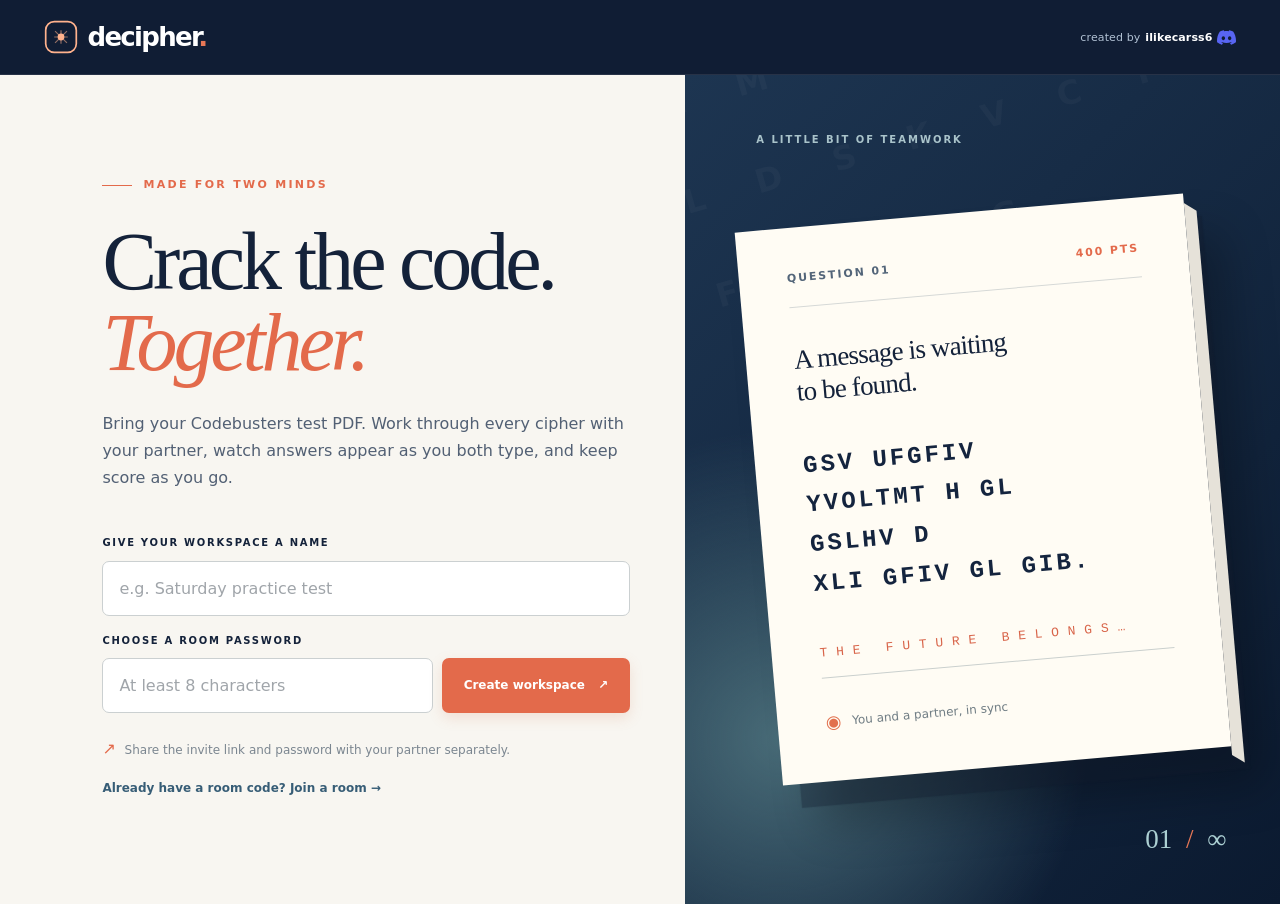
<file: decipher-codebusters/docs/index.html>
<!doctype html>
<html lang="en">
<head>
  <meta charset="utf-8">
  <meta name="viewport" content="width=device-width, initial-scale=1">
  <meta name="theme-color" content="#111e36">
  <meta name="description" content="A shared workspace for solving Codebusters tests together.">
  <title>Decipher · Codebusters together</title>
  <link rel="stylesheet" href="./style.css">
  <script defer src="./config.js"></script>
  <script defer src="./app.js"></script>
</head>
<body>
  <div class="app-shell">
    <header class="topbar">
      <a class="brand" href="./" aria-label="Decipher home">
        <span class="brand-mark" aria-hidden="true"><svg viewBox="0 0 40 40" fill="none"><rect x="2" y="2" width="36" height="36" rx="10" stroke="currentColor" stroke-width="2"/><path d="M12 20h16M20 12v16M13 13l14 14M27 13 13 27" stroke="currentColor" stroke-width="1.4" opacity=".55"/><circle cx="20" cy="20" r="4" fill="currentColor"/></svg></span>
        <span>decipher<span class="brand-period">.</span></span>
      </a>
      <div class="topbar-right">
        <span class="creator-credit">created by <strong>ilikecarss6</strong><svg viewBox="0 0 24 24" role="img" aria-label="Discord" xmlns="http://www.w3.org/2000/svg"><title>Discord</title><path d="M20.317 4.3698a19.7913 19.7913 0 00-4.8851-1.5152.0741.0741 0 00-.0785.0371c-.211.3753-.4447.8648-.6083 1.2495-1.8447-.2762-3.68-.2762-5.4868 0-.1636-.3933-.4058-.8742-.6177-1.2495a.077.077 0 00-.0785-.037 19.7363 19.7363 0 00-4.8852 1.515.0699.0699 0 00-.0321.0277C.5334 9.0458-.319 13.5799.0992 18.0578a.0824.0824 0 00.0312.0561c2.0528 1.5076 4.0413 2.4228 5.9929 3.0294a.0777.0777 0 00.0842-.0276c.4616-.6304.8731-1.2952 1.226-1.9942a.076.076 0 00-.0416-.1057c-.6528-.2476-1.2743-.5495-1.8722-.8923a.077.077 0 01-.0076-.1277c.1258-.0943.2517-.1923.3718-.2914a.0743.0743 0 01.0776-.0105c3.9278 1.7933 8.18 1.7933 12.0614 0a.0739.0739 0 01.0785.0095c.1202.099.246.1981.3728.2924a.077.077 0 01-.0066.1276 12.2986 12.2986 0 01-1.873.8914.0766.0766 0 00-.0407.1067c.3604.698.7719 1.3628 1.225 1.9932a.076.076 0 00.0842.0286c1.961-.6067 3.9495-1.5219 6.0023-3.0294a.077.077 0 00.0313-.0552c.5004-5.177-.8382-9.6739-3.5485-13.6604a.061.061 0 00-.0312-.0286zM8.02 15.3312c-1.1825 0-2.1569-1.0857-2.1569-2.419 0-1.3332.9555-2.4189 2.157-2.4189 1.2108 0 2.1757 1.0952 2.1568 2.419 0 1.3332-.9555 2.4189-2.1569 2.4189zm7.9748 0c-1.1825 0-2.1569-1.0857-2.1569-2.419 0-1.3332.9554-2.4189 2.1569-2.4189 1.2108 0 2.1757 1.0952 2.1568 2.419 0 1.3332-.946 2.4189-2.1568 2.4189Z"/></svg></span>
        <span id="connection" class="connection" hidden><span class="connection-dot"></span><span id="connection-text">Connecting</span></span>
      </div>
    </header>
    <div id="setup-warning" class="setup-warning" role="alert" hidden></div>

    <main id="landing" class="landing">
      <div class="landing-content">
        <div class="eyebrow"><span class="eyebrow-line"></span> MADE FOR TWO MINDS</div>
        <h1>Crack the code.<br><em>Together.</em></h1>
        <p class="landing-lede">Bring your Codebusters test PDF. Work through every cipher with your partner, watch answers appear as you both type, and keep score as you go.</p>
        <form id="create-form" class="create-form">
          <label for="room-title">Give your workspace a name</label>
          <input id="room-title" name="title" maxlength="100" placeholder="e.g. Saturday practice test" autocomplete="off">
          <label for="room-password">Choose a room password</label>
          <div class="create-row"><input id="room-password" name="password" type="password" minlength="8" maxlength="128" required autocomplete="new-password" placeholder="At least 8 characters"><button class="button button-primary" type="submit" id="create-button">Create workspace <span aria-hidden="true">↗</span></button></div>
        </form>
        <div class="landing-hint"><span class="hint-icon">↗</span> Share the invite link and password with your partner separately.</div>
        <button id="join-room-link" type="button" class="join-room-link">Already have a room code? Join a room →</button>
      </div>
      <div class="landing-art" aria-hidden="true">
        <div class="art-overline">A LITTLE BIT OF TEAMWORK</div>
        <div class="art-sheet"><div class="art-paper-top"><span>QUESTION 01</span><span>400 PTS</span></div><div class="art-rule"></div><div class="art-paper-title">A message is waiting<br>to be found.</div><div class="art-cipher">GSV UFGFIV<br>YVOLTMT H GL<br>GSLHV D<br>XLI GFIV GL GIB.</div><div class="art-decode">T H E &nbsp; F U T U R E &nbsp; B E L O N G S …</div><div class="art-paper-bottom"><span>◉</span> You and a partner, in sync</div></div>
        <div class="art-small-stamp">01 <span>/</span> ∞</div>
      </div>
    </main>

    <main id="join-screen" class="join-screen" hidden>
      <div class="join-card">
        <div class="join-lock" aria-hidden="true">✳</div>
        <div class="eyebrow eyebrow-small">A SHARED SECRET</div>
        <h1>Join the workspace.</h1>
        <p>Enter the room password your partner shared with you. Your answers will appear for each other as you work.</p>
        <form id="join-form">
          <label for="join-room-id">Room code</label>
          <input id="join-room-id" type="text" maxlength="100" required autocomplete="off" placeholder="Paste the room code">
          <label for="join-password">Room password</label>
          <input id="join-password" type="password" minlength="8" maxlength="128" required autocomplete="current-password" placeholder="Enter the password" aria-describedby="join-error">
          <p id="join-error" class="join-error" role="alert" hidden></p>
          <button id="join-button" class="button button-primary" type="submit">Join workspace <span aria-hidden="true">↗</span></button>
        </form>
        <a class="join-back" href="./">← Create your own workspace</a>
      </div>
      <div class="join-side" aria-hidden="true"><span>THE BEST SOLUTIONS<br>ARE SHARED.</span><div>ABCD<br>EFGH<br>IJKL<br>MNOP</div></div>
    </main>

    <main id="workspace" class="workspace" hidden>
      <section class="room-heading">
        <div class="room-title-wrap"><div class="eyebrow eyebrow-small">YOUR SHARED TEST <span class="eyebrow-line"></span> <span id="room-id-display"></span></div><h1 id="test-title">Untitled practice test</h1><p id="test-subtitle">Upload a PDF to get started.</p></div>
        <div class="room-actions"><div id="presence" class="presence" aria-label="People in this workspace"></div><button type="button" id="copy-code-button" class="button button-outline">Copy room code</button><button type="button" id="invite-button" class="button button-dark"><span aria-hidden="true">↗</span> Copy invite link</button></div>
      </section>

      <div id="upload-banner" class="upload-banner" hidden>
        <div class="upload-icon" aria-hidden="true">↥</div><div><strong>Start with a test PDF</strong><p>We’ll find questions, cipher text and points. You can edit anything we miss.</p></div>
        <label class="button button-primary upload-choose">Choose PDF<input id="pdf-input-banner" type="file" accept="application/pdf,.pdf" hidden></label>
      </div>

      <div id="workspace-columns" class="workspace-columns">
        <aside class="question-sidebar" aria-label="Questions">
          <div class="sidebar-heading"><div><div class="eyebrow eyebrow-small">THE LINEUP</div><h2>Questions <span id="question-count" class="count-pill">0</span></h2></div><button id="add-question-button" type="button" class="icon-button add-button" title="Add a question" aria-label="Add a question">+</button></div>
          <div class="score-card"><div class="score-label"><span>YOUR SCORE</span><span class="score-burst">✳</span></div><div class="score-values"><strong id="score-total">0</strong><span id="score-possible">/ 0 pts</span></div><div class="score-progress"><span id="score-progress-fill"></span></div><p>Check off questions to add their points.</p></div>
          <div id="question-list" class="question-list" role="list"></div>
          <div class="sidebar-bottom"><label id="replace-pdf-label" class="quiet-action">↥ <span id="upload-action-label">Upload a PDF</span><input id="pdf-input-sidebar" type="file" accept="application/pdf,.pdf" hidden></label></div>
        </aside>

        <section class="worksheet" aria-label="Question workspace">
          <div id="empty-question" class="empty-question" hidden><div class="empty-number">?</div><div class="eyebrow eyebrow-small">THE FIRST CLUE</div><h2>No questions yet.</h2><p>Upload a Codebusters PDF to find its questions, or add one yourself.</p><button type="button" id="empty-add-button" class="button button-primary">Add a question <span aria-hidden="true">↗</span></button></div>
          <div id="question-detail" hidden>
            <div class="worksheet-top"><div><div class="eyebrow eyebrow-small">NOW DECIPHERING</div><div class="question-heading"><span id="active-number" class="number-badge">01</span><h2 id="active-heading">Question 1</h2></div></div><button type="button" id="edit-question-button" class="button button-outline">Edit question <span aria-hidden="true">↗</span></button></div>
            <div class="question-meta"><span id="active-page" class="meta-chip">PAGE 1</span><span id="active-points" class="meta-chip meta-chip-accent">0 POINTS</span></div>
            <div class="question-copy"><div class="section-label">THE QUESTION <span class="section-label-rule"></span></div><p id="active-prompt"></p></div>
            <div class="cipher-section"><div class="section-label">THE CIPHER <span class="section-label-rule"></span><span id="cell-status" class="answer-status cipher-status" aria-live="polite">Saved</span></div><div id="cipher-workspace" class="cipher-workspace"></div><pre id="active-cipher" class="cipher-text" hidden></pre><p id="cipher-empty" class="field-empty" hidden>Check the original PDF page for diagrams or symbols. You can add text with “Edit question.”</p></div>
            <div id="answer-section" class="answer-section"><div class="answer-heading"><div><div class="section-label">YOUR SHARED ANSWER <span class="section-label-rule"></span></div><p>Everything you type appears for your partner in real time.</p></div><span id="answer-status" class="answer-status">Saved</span></div><textarea id="answer-input" spellcheck="false" maxlength="10000" aria-label="Shared answer" placeholder="Start decoding here…"></textarea><div class="answer-footer"><span>Work it out together. No auto grading.</span><span id="answer-count">0 characters</span></div></div>
            <div class="question-end"><label class="claim-check"><input id="claim-input" type="checkbox"><span class="custom-check" aria-hidden="true">✓</span><span><strong>Count these points</strong><small>Mark this question complete to add its points to your score.</small></span></label><span id="claim-points" class="claim-points">+0 pts</span></div>
            <div class="question-navigation"><button type="button" id="previous-question" class="navigation-button">← Previous</button><span id="question-position">1 of 1</span><button type="button" id="next-question" class="navigation-button">Next →</button></div>
          </div>
        </section>

        <aside class="pdf-panel" aria-label="Original test PDF"><div class="pdf-panel-top"><div><div class="eyebrow eyebrow-small">THE SOURCE MATERIAL</div><h2>Original test</h2></div><span class="pdf-tag">PDF</span></div><div class="pdf-toolbar"><div class="pdf-page-controls"><button id="page-prev" type="button" title="Previous page" aria-label="Previous PDF page">‹</button><span id="page-indicator">Page 1 / 1</span><button id="page-next" type="button" title="Next page" aria-label="Next PDF page">›</button></div><div class="zoom-controls"><button id="zoom-out" type="button" aria-label="Zoom out">−</button><span id="zoom-indicator">100%</span><button id="zoom-in" type="button" aria-label="Zoom in">+</button></div></div><div id="pdf-viewport" class="pdf-viewport"><div id="pdf-empty" class="pdf-empty"><div class="pdf-empty-icon">▤</div><strong>Pages live here</strong><p>Upload a PDF to see the original test beside your answers.</p></div><img id="pdf-image" alt="Page of the uploaded Codebusters test" hidden></div><div class="pdf-caption"><span class="caption-square"></span> Keep the original page open for diagrams, tables and cipher symbols.</div></aside>
      </div>
    </main>

    <div id="toast" class="toast" role="status" aria-live="polite" hidden></div>
    <div id="overlay" class="busy-overlay" hidden><div class="spinner"></div><strong id="overlay-title">Preparing your test…</strong><p id="overlay-subtitle">Finding your questions and ciphers</p></div>

    <dialog id="question-dialog" class="question-dialog"><form id="question-form" method="dialog"><div class="dialog-heading"><div><div class="eyebrow eyebrow-small">MAKE IT YOURS</div><h2 id="dialog-title">Add question</h2></div><button id="dialog-close" type="button" class="dialog-close" aria-label="Close">×</button></div><label class="form-field">Question / instructions<textarea id="edit-prompt" rows="4" placeholder="What does this question ask you to solve?"></textarea></label><label class="form-field">Cipher text / encoded message<textarea id="edit-cipher" rows="5" class="mono-input" placeholder="Paste the cipher here…"></textarea></label><div class="dialog-two-fields"><label class="form-field">Points<input id="edit-points" type="number" min="0" max="100000" step="1" value="0"></label><label class="form-field">PDF page<input id="edit-page" type="number" min="1" max="1000" step="1" value="1"></label></div><p class="dialog-note">For visual ciphers, use the PDF preview beside the question.</p><div class="dialog-actions"><button id="delete-question" type="button" class="danger-action" hidden>Delete question</button><button id="dialog-cancel" type="button" class="button button-outline">Cancel</button><button type="submit" id="save-question" class="button button-primary">Save question</button></div></form></dialog>
  </div>
</body>
</html>
</file>
<file: decipher-codebusters/docs/style.css>
:root{--ink:#14223a;--ink-deep:#101d34;--muted:#697483;--paper:#fbfaf7;--background:#f3f1ec;--line:#deded9;--coral:#e36a4b;--coral-light:#fff0e9;--blue:#d9e7eb;--green:#31816d;--radius:13px;font-family:Inter,ui-sans-serif,system-ui,-apple-system,BlinkMacSystemFont,"Segoe UI",sans-serif;color:var(--ink);background:var(--background);font-synthesis:none}
*{box-sizing:border-box}
html,body{margin:0;min-width:320px;min-height:100%}
body{line-height:1.45}
button,input,textarea{font:inherit}
button{cursor:pointer}
button:disabled{opacity:.4;cursor:default}
a{color:inherit;text-decoration:none}
[hidden]{display:none!important}
.app-shell{min-height:100vh;display:flex;flex-direction:column}
.topbar{height:75px;flex:none;padding:0 clamp(20px,3.4vw,57px);display:flex;justify-content:space-between;align-items:center;background:var(--ink-deep);color:white;border-bottom:1px solid #ffffff18}
.brand{display:flex;align-items:center;gap:10px;font-size:26px;font-weight:800;letter-spacing:-1.7px;line-height:1}
.brand-mark{display:flex;width:34px;height:34px;color:#ffb28d}.brand-mark svg{width:100%}.brand-period{color:#e77756}
.topbar-right{display:flex;align-items:center;gap:28px}.topbar-caption{font-size:10px;letter-spacing:2.1px;color:#a8b7c6;font-weight:800}
.connection{display:inline-flex;align-items:center;gap:7px;padding:6px 10px;color:#dceee8;font-size:11px;font-weight:750;border:1px solid #477264;background:#335d551c;border-radius:99px;min-width:90px;justify-content:center}.connection-dot{width:7px;height:7px;border-radius:50%;background:#56d0a3;box-shadow:0 0 0 3px #56d0a328}.connection.offline{border-color:#a4784d;color:#f4d1aa}.connection.offline .connection-dot{background:#f3ab72;box-shadow:0 0 0 3px #f3ab7228}
.eyebrow{display:flex;align-items:center;gap:11px;color:var(--coral);font-size:11px;font-weight:800;letter-spacing:2.3px}.eyebrow-line{display:inline-block;width:30px;height:1px;background:currentColor}.eyebrow-small{font-size:10px;letter-spacing:1.65px;gap:7px}
.landing{display:grid;grid-template-columns:minmax(0,1.07fr) minmax(380px,.93fr);flex:1;background:#f8f6f1;overflow:hidden}.landing-content{max-width:760px;align-self:center;padding:clamp(65px,8vw,135px) 8% clamp(70px,8vw,135px) clamp(28px,8vw,145px)}.landing-content h1{font-family:Georgia,"Times New Roman",serif;font-size:clamp(60px,6.4vw,105px);line-height:.99;font-weight:400;letter-spacing:-4px;margin:28px 0 26px}.landing-content h1 em{color:var(--coral);font-weight:400}.landing-lede{font-size:clamp(16px,1.2vw,19px);line-height:1.7;color:#526074;max-width:560px;margin:0 0 45px}.create-form{max-width:620px}.create-form>label{display:block;text-transform:uppercase;font-size:10px;letter-spacing:1.7px;font-weight:800;margin:0 0 13px}.create-row{display:flex;gap:9px}.create-row input{min-width:0;flex:1;background:white;border:1px solid #cbd0d1;border-radius:7px;padding:17px 16px;color:var(--ink);outline:none}.create-row input:focus{border-color:#436b83;box-shadow:0 0 0 3px #436b8325}.create-row input::placeholder{color:#a0a5aa}.button{display:inline-flex;align-items:center;justify-content:center;gap:13px;border-radius:7px;border:1px solid transparent;padding:13px 18px;font-size:12px;font-weight:800;white-space:nowrap;transition:transform .16s,background .16s,box-shadow .16s}.button:hover:not(:disabled){transform:translateY(-1px)}.button:active:not(:disabled){transform:translateY(0)}.button-primary{background:var(--coral);color:white;box-shadow:0 5px 14px #cf75542c}.button-primary:hover{background:#cc573a}.button-dark{background:var(--ink);color:white}.button-dark:hover{background:#2b4162}.button-outline{background:#fff;color:var(--ink);border-color:#d4d8d7}.button-outline:hover{background:#f7f8f8}.create-row .button{padding:13px 21px}.landing-hint{margin-top:24px;color:#7b8690;font-size:12px}.hint-icon{margin-right:5px;color:var(--coral);font-size:16px}
.landing-art{position:relative;display:grid;place-items:center;background:#172c47;min-height:600px;padding:70px 30px;background-image:radial-gradient(circle at 16% 80%,#486b77 0%,transparent 37%),linear-gradient(135deg,#1d3551,#0b1a30);overflow:hidden}.landing-art::before{content:"Q B X M Z R W E N A P L D S K V C T Y O U F J H I G";word-spacing:31px;line-height:3;letter-spacing:1.5px;position:absolute;inset:0;transform:rotate(-16deg) scale(1.22);color:#ffffff08;font-size:27px;font-weight:900;overflow:hidden}.art-overline{position:absolute;top:58px;left:12%;font-size:10px;letter-spacing:2px;font-weight:800;color:#a9c3ca}.art-sheet{position:relative;transform:rotate(-5deg);width:min(84%,490px);min-height:555px;background:#fffcf4;padding:43px 48px;box-shadow:17px 24px 1px #121c2e55,35px 43px 45px #00000040}.art-sheet::before{content:"";position:absolute;top:14px;right:-12px;bottom:-13px;width:12px;background:#e6e2d9;transform:skewY(36deg)}.art-paper-top{display:flex;justify-content:space-between;font-size:11px;letter-spacing:1.9px;font-weight:900;color:#536579}.art-paper-top span:last-child{color:var(--coral)}.art-rule{height:1px;background:#d6d9d7;margin:20px 0 36px}.art-paper-title{font-family:Georgia,serif;font-size:27px;line-height:1.2;letter-spacing:-.8px}.art-cipher{font-family:"Courier New",monospace;font-size:24px;letter-spacing:3px;font-weight:700;line-height:1.65;margin-top:38px;color:#14243e}.art-decode{margin-top:41px;border-bottom:1px solid #cad0ce;padding-bottom:14px;font-family:monospace;font-size:13px;color:#d86449;letter-spacing:.5px}.art-paper-bottom{margin-top:31px;color:#6f7c83;font-size:12px}.art-paper-bottom span{font-size:18px;color:#e2704d;vertical-align:-2px;margin-right:7px}.art-small-stamp{position:absolute;bottom:45px;right:9%;font-family:Georgia,serif;font-size:27px;color:#acd0d3}.art-small-stamp span{color:#e77756;margin:0 7px}
.workspace{flex:1;min-height:0;display:flex;flex-direction:column}.room-heading{display:flex;justify-content:space-between;align-items:center;gap:20px;padding:29px clamp(20px,3.4vw,57px) 25px}.room-title-wrap{min-width:0}.room-title-wrap .eyebrow{color:#70838c}.room-title-wrap h1{font-family:Georgia,serif;font-size:clamp(26px,2.5vw,38px);font-weight:400;letter-spacing:-1.2px;white-space:nowrap;overflow:hidden;text-overflow:ellipsis;margin:6px 0 1px}.room-title-wrap p{color:var(--muted);font-size:12px;margin:0}.room-actions{display:flex;align-items:center;gap:18px}.presence{display:flex;align-items:center;font-size:12px;color:#647484;white-space:nowrap;min-height:33px}.presence-avatars{display:flex;padding-left:5px;margin-right:9px}.avatar{display:grid;place-items:center;width:27px;height:27px;border:2px solid var(--background);border-radius:50%;margin-left:-6px;background:#b9c9e5;color:var(--ink);font-size:10px;font-weight:850}.avatar:nth-child(2){background:#f3bda7}.avatar:nth-child(3){background:#bfd8bf}
.upload-banner{display:flex;align-items:center;gap:17px;margin:0 clamp(20px,3.4vw,57px) 23px;padding:16px 20px;background:#fff9ec;border:1px dashed #d5b77f;border-radius:9px}.upload-icon{display:grid;place-items:center;width:43px;height:43px;flex:none;border-radius:8px;background:#fbeacd;color:#ac7431;font-size:28px}.upload-banner strong{font-size:13px}.upload-banner p{margin:2px 0 0;color:#7e7768;font-size:12px}.upload-banner .button{margin-left:auto}
.workspace-columns{flex:1;display:grid;grid-template-columns:minmax(230px,265px) minmax(380px,1fr) minmax(300px,360px);gap:0;margin:0 clamp(20px,3.4vw,57px) 35px;min-height:640px;background:white;border:1px solid #e1e2df;border-radius:12px;box-shadow:0 8px 31px #18243a0a;overflow:hidden}.question-sidebar{background:#f9faf8;border-right:1px solid var(--line);display:flex;flex-direction:column;min-height:0}.sidebar-heading{padding:30px 24px 19px;display:flex;justify-content:space-between;align-items:center}.sidebar-heading h2,.pdf-panel-top h2{font-family:Georgia,serif;font-size:21px;font-weight:400;letter-spacing:-.4px;margin:4px 0 0}.count-pill{font-family:ui-sans-serif,system-ui,sans-serif;display:inline-flex;justify-content:center;align-items:center;vertical-align:3px;width:19px;height:19px;border-radius:50%;background:#e5e9e7;color:#66747d;font-size:10px;font-weight:800;letter-spacing:0}.icon-button{display:grid;place-items:center;width:32px;height:32px;border:1px solid #d2d9d8;background:white;border-radius:7px;color:var(--ink);font-size:22px;line-height:1}.icon-button:hover{border-color:var(--coral);color:var(--coral)}.score-card{margin:0 17px 22px;padding:20px;background:#e7edef;border-radius:8px}.score-label{display:flex;justify-content:space-between;color:#51667a;font-size:10px;letter-spacing:1.3px;font-weight:850}.score-burst{font-size:18px;line-height:14px;color:#e27659}.score-values{display:flex;align-items:baseline;gap:6px;margin-top:7px}.score-values strong{font-family:Georgia,serif;font-size:39px;line-height:1;font-weight:400}.score-values>span{font-size:12px;color:#687882}.score-progress{height:4px;border-radius:4px;background:#c8d2d5;margin-top:17px;overflow:hidden}.score-progress span{display:block;width:0;height:100%;background:var(--coral);transition:width .2s}.score-card p{font-size:10px;color:#65747e;margin:12px 0 0}.question-list{overflow-y:auto;flex:1;padding:0 11px 22px}.list-item{display:flex;width:100%;gap:12px;text-align:left;padding:13px 13px;background:transparent;border:1px solid transparent;border-radius:8px;color:var(--ink);margin-bottom:4px}.list-item:hover{background:#eeefeb}.list-item.selected{background:white;border-color:#d9dfdd;box-shadow:0 2px 8px #0c213609}.list-number{display:grid;place-items:center;width:28px;height:28px;flex:none;border-radius:6px;background:#ebefee;color:#52667c;font-size:11px;font-weight:800}.list-item.selected .list-number{background:var(--ink);color:white}.list-copy{min-width:0;flex:1}.list-copy strong{display:block;font-size:12px;font-weight:750;margin:0 0 3px}.list-copy span{display:block;overflow:hidden;text-overflow:ellipsis;white-space:nowrap;font-size:11px;color:#77848c}.list-points{align-self:center;white-space:nowrap;color:#75808a;font-size:11px}.list-item.complete .list-points{color:var(--green);font-weight:800}.list-item.complete .list-number{background:#d7eae0;color:#26735d}.list-item.complete.selected .list-number{background:var(--green);color:white}.sidebar-bottom{border-top:1px solid var(--line);padding:17px 22px}.quiet-action{color:#617484;font-size:12px;font-weight:750;cursor:pointer}.quiet-action:hover{color:var(--coral)}
.worksheet{min-width:0;padding:0 clamp(22px,3vw,47px) 30px;overflow-y:auto}.worksheet-top{display:flex;justify-content:space-between;align-items:center;gap:15px;padding-top:34px}.question-heading{display:flex;align-items:center;gap:12px;margin-top:8px}.number-badge{display:grid;place-items:center;width:37px;height:37px;border-radius:8px;background:#eef1f0;font-size:13px;font-weight:800;color:#526273}.question-heading h2{font-family:Georgia,serif;font-size:27px;font-weight:400;letter-spacing:-.6px;margin:0}.worksheet-top .button{font-size:11px;padding:10px 12px}.question-meta{display:flex;gap:7px;margin:19px 0 34px}.meta-chip{display:inline-flex;border-radius:4px;background:#eef0f0;color:#576875;font-size:10px;letter-spacing:1px;font-weight:850;padding:6px 9px}.meta-chip-accent{background:var(--coral-light);color:#c45537}.section-label{display:flex;align-items:center;gap:13px;color:#576a7b;font-size:10px;font-weight:850;letter-spacing:1.55px;white-space:nowrap}.section-label-rule{height:1px;flex:1;background:#e2e5e3}.question-copy{padding-bottom:24px}.question-copy p{font-size:16px;line-height:1.65;color:#25364c;white-space:pre-wrap;margin:15px 0 0}.cipher-section{padding-bottom:29px}.cipher-text{overflow:auto;white-space:pre-wrap;overflow-wrap:anywhere;border:1px solid #dfe5e3;border-left:3px solid var(--coral);border-radius:0 8px 8px 0;background:#f7f8f5;font-family:"Courier New",ui-monospace,monospace;font-size:clamp(14px,1.18vw,17px);letter-spacing:1.3px;line-height:1.7;font-weight:bold;color:#14233b;padding:21px;margin:16px 0 0;min-height:80px}.field-empty{font-size:12px;color:#78858b;font-style:italic}.answer-section{border-top:1px solid #e7e9e6;padding-top:27px}.answer-heading{display:flex;justify-content:space-between;align-items:start;gap:14px}.answer-heading .section-label-rule{display:none}.answer-heading p{font-size:12px;color:#78848c;margin:6px 0 15px}.answer-status{white-space:nowrap;font-size:10px;color:var(--green);font-weight:800;padding-top:2px}.answer-status.pending{color:#b98041}.answer-section textarea{width:100%;min-height:185px;resize:vertical;background:#fff;border:1px solid #d7dedb;border-radius:8px;padding:17px 18px;font-family:"Courier New",ui-monospace,monospace;font-size:15px;line-height:1.55;color:var(--ink);outline:none}.answer-section textarea:focus{border-color:#789ca2;box-shadow:0 0 0 3px #6d99951c}.answer-section textarea::placeholder{color:#aab4b3}.answer-footer{display:flex;justify-content:space-between;gap:10px;font-size:10px;color:#98a1a5;margin:7px 1px 0}.question-end{display:flex;align-items:center;gap:15px;border:1px solid #dfebe6;background:#f5faf7;padding:17px 19px;border-radius:8px;margin:27px 0 29px}.claim-check{display:flex;align-items:center;gap:13px;cursor:pointer;flex:1;min-width:0}.claim-check input{position:absolute;width:1px;height:1px;opacity:0}.custom-check{display:grid;place-items:center;width:21px;height:21px;flex:none;border:1.5px solid #94afa5;border-radius:5px;background:white;color:transparent;font-size:15px;font-weight:900}.claim-check input:checked+.custom-check{background:var(--green);color:white;border-color:var(--green)}.claim-check input:focus-visible+.custom-check{outline:3px solid #9ccfc6}.claim-check strong{display:block;font-size:12px}.claim-check small{display:block;color:#789089;font-size:10px;margin-top:3px}.claim-points{font-family:Georgia,serif;font-size:22px;color:var(--green);white-space:nowrap}.question-navigation{display:flex;justify-content:space-between;align-items:center;border-top:1px solid #e8eae8;padding-top:18px}.navigation-button{border:0;background:transparent;color:#36516a;font-size:12px;font-weight:800;padding:8px}.navigation-button:not(:disabled):hover{color:var(--coral)}#question-position{color:#929da4;font-size:11px}.empty-question{height:100%;display:flex;flex-direction:column;justify-content:center;align-items:center;text-align:center;padding:40px 20px}.empty-number{display:grid;place-items:center;width:64px;height:64px;border-radius:50%;border:1px dashed #b6c6cc;font-family:Georgia,serif;font-size:35px;color:#9bb2b8;margin-bottom:26px}.empty-question h2{font-family:Georgia,serif;font-size:32px;font-weight:400;margin:10px 0}.empty-question p{max-width:300px;color:#78858c;font-size:13px;line-height:1.6;margin:0 0 24px}
.pdf-panel{min-width:0;background:#f3f5f3;border-left:1px solid var(--line);display:flex;flex-direction:column}.pdf-panel-top{display:flex;align-items:center;justify-content:space-between;padding:29px 24px 22px}.pdf-tag{border:1px solid #d7bbb3;border-radius:4px;color:#c7664a;padding:4px 6px;font-size:9px;font-weight:850;letter-spacing:1px}.pdf-toolbar{display:flex;justify-content:space-between;align-items:center;gap:8px;border-top:1px solid #e1e5e2;border-bottom:1px solid #e1e5e2;padding:8px 16px}.pdf-page-controls,.zoom-controls{display:flex;align-items:center;gap:3px;color:#5f6e7a;font-size:10px;font-weight:800;white-space:nowrap}.pdf-toolbar button{border:0;background:transparent;color:#506576;display:grid;place-items:center;width:23px;height:25px;border-radius:4px;font-size:19px}.pdf-toolbar button:hover:not(:disabled){background:#e0e6e3}.zoom-controls button{font-size:15px}.pdf-viewport{display:flex;align-items:flex-start;justify-content:center;flex:1;overflow:auto;padding:22px 18px;min-height:390px;background:#e9edeb;background-image:radial-gradient(#cdd5d2 1px,transparent 1px);background-size:16px 16px}.pdf-viewport img{display:block;max-width:none;height:auto;background:white;box-shadow:0 4px 18px #17293632}.pdf-empty{align-self:center;text-align:center;max-width:210px}.pdf-empty-icon{font-size:42px;color:#aabbb6}.pdf-empty strong{display:block;font-family:Georgia,serif;font-size:20px;font-weight:400;margin:8px 0}.pdf-empty p{font-size:11px;color:#83948d;line-height:1.55}.pdf-caption{display:flex;align-items:flex-start;gap:9px;color:#849087;font-size:10px;padding:16px 20px 19px;line-height:1.4;background:#f3f5f3}.caption-square{width:7px;height:7px;flex:none;background:#d7a16a;transform:rotate(45deg);margin-top:3px}
.toast{position:fixed;z-index:20;bottom:25px;left:50%;transform:translateX(-50%);background:var(--ink);color:white;border-radius:7px;padding:11px 18px;font-size:12px;font-weight:700;box-shadow:0 12px 30px #14223a33;max-width:calc(100vw - 40px)}.toast.error{background:#a13c30}.busy-overlay{position:fixed;inset:0;z-index:10;background:#101e33ca;display:flex;flex-direction:column;justify-content:center;align-items:center;text-align:center;color:white;padding:30px}.busy-overlay strong{font-family:Georgia,serif;font-size:29px;font-weight:400;margin-top:22px}.busy-overlay p{font-size:13px;color:#cedde0}.spinner{width:38px;height:38px;border:3px solid #ffffff55;border-top-color:#f2a588;border-radius:50%;animation:spin .8s linear infinite}@keyframes spin{to{transform:rotate(360deg)}}
.question-dialog{width:min(550px,calc(100vw - 32px));max-height:calc(100vh - 40px);overflow:auto;border:1px solid #dfe3df;border-radius:12px;padding:27px 30px 28px;color:var(--ink);box-shadow:0 30px 80px #071b3466}.question-dialog::backdrop{background:#0c1b33a6;backdrop-filter:blur(3px)}.dialog-heading{display:flex;justify-content:space-between;align-items:start;margin-bottom:25px}.dialog-heading h2{font-family:Georgia,serif;font-size:29px;font-weight:400;margin:4px 0}.dialog-close{border:0;background:transparent;color:#647788;font-size:27px;line-height:1;padding:0 3px}.form-field{display:block;font-size:11px;font-weight:800;color:#48596c;margin:0 0 17px}.form-field input,.form-field textarea{display:block;width:100%;margin-top:7px;border:1px solid #d4dcd9;border-radius:7px;padding:11px 12px;outline:none;color:var(--ink);font-size:13px;font-weight:400;resize:vertical}.form-field input:focus,.form-field textarea:focus{border-color:#799aa1;box-shadow:0 0 0 3px #799aa11c}.mono-input{font-family:"Courier New",monospace!important;font-size:14px!important}.dialog-two-fields{display:grid;grid-template-columns:1fr 1fr;gap:15px}.dialog-note{margin:-2px 0 27px;color:#879295;font-size:11px}.dialog-actions{display:flex;justify-content:flex-end;align-items:center;gap:8px;border-top:1px solid #e9ebea;padding-top:20px}.danger-action{border:0;background:none;color:#b45040;font-size:11px;font-weight:800;margin-right:auto}.danger-action:hover{text-decoration:underline}
@media(max-width:1200px){.workspace-columns{grid-template-columns:230px minmax(360px,1fr) 310px}.worksheet{padding-inline:26px}.art-cipher{font-size:19px}}
@media(max-width:1040px){.workspace-columns{grid-template-columns:240px minmax(0,1fr)}.pdf-panel{grid-column:2;border-left:0;border-top:1px solid var(--line)}.pdf-viewport{min-height:330px;max-height:600px}.pdf-panel-top{padding-top:20px}.landing-content{padding-left:8%}.art-sheet{min-height:480px;padding:34px}.art-cipher{font-size:18px}}
@media(max-width:700px){.topbar{height:62px;padding:0 18px}.brand{font-size:23px}.brand-mark{width:29px;height:29px}.topbar-caption{display:none}.landing{grid-template-columns:1fr}.landing-content{padding:70px 25px 65px}.landing-content h1{font-size:clamp(60px,12vw,80px)}.landing-art{min-height:440px;padding:45px}.art-overline{top:30px}.art-sheet{min-height:385px;max-width:350px;width:85%;padding:26px}.art-paper-title{font-size:20px}.art-cipher{font-size:15px;letter-spacing:1px;margin-top:20px}.art-decode{font-size:10px;margin-top:25px}.art-small-stamp{bottom:20px}.create-row{flex-direction:column}.room-heading{align-items:flex-start;flex-direction:column;padding:25px 18px 18px}.room-actions{width:100%;justify-content:space-between}.room-actions .button{font-size:11px}.upload-banner{margin:0 15px 15px;flex-wrap:wrap;padding:14px}.upload-banner .button{margin:3px 0 0 60px}.workspace-columns{display:flex;flex-direction:column;margin:0 10px 20px;min-height:0}.question-sidebar{border-right:0;border-bottom:1px solid var(--line)}.sidebar-heading{padding:19px 20px 12px}.score-card{margin:0 15px 8px;padding:15px}.score-values strong{font-size:30px}.score-progress{margin-top:10px}.score-card p{margin-top:8px}.question-list{display:flex;overflow-x:auto;overflow-y:hidden;flex:none;padding:8px 12px 12px;gap:6px}.list-item{flex:none;width:165px;border:1px solid #e1e4e2;margin:0}.list-copy span{display:none}.list-points{align-self:start}.sidebar-bottom{padding:10px 18px}.worksheet{padding:0 20px 22px;min-height:400px}.worksheet-top{padding-top:22px}.question-heading h2{font-size:23px}.worksheet-top .button{font-size:10px;padding:8px}.question-meta{margin-bottom:25px}.cipher-text{font-size:14px}.pdf-panel{border-left:0}.pdf-viewport{min-height:360px;max-height:560px}}
@media(max-width:420px){.landing-content h1{letter-spacing:-3px}.room-actions{gap:8px}.presence{font-size:10px}.room-actions .button{padding:9px 10px}.question-end{padding:12px}.claim-check small{font-size:9px}.claim-points{font-size:17px}.question-dialog{padding:21px}.pdf-toolbar{padding-inline:9px}}

/* Room access and deployment setup */
.setup-warning{background:#fff0e9;border-bottom:1px solid #e3b7a8;color:#8a3728;padding:12px 30px;text-align:center;font-size:12px;font-weight:750}
.create-form>label{margin:18px 0 10px}.create-form>label:first-child{margin-top:0}
.create-form>input{display:block;width:100%;background:white;border:1px solid #cbd0d1;border-radius:7px;padding:15px 16px;color:var(--ink);outline:none}
.create-form>input:focus{border-color:#436b83;box-shadow:0 0 0 3px #436b8325}
.create-form>input::placeholder{color:#a0a5aa}
.create-row input{padding:15px 16px}
.join-room-link{display:inline-block;margin-top:14px;background:transparent;border:0;padding:5px 0;color:#375d76;font-size:12px;font-weight:800;text-align:left}
.join-room-link:hover{color:var(--coral)}
.room-actions{flex-wrap:wrap;justify-content:flex-end}
.join-screen{flex:1;display:grid;grid-template-columns:minmax(0,1fr) minmax(260px,.62fr);background:#f8f6f1}
.join-card{width:min(100%,530px);align-self:center;justify-self:center;padding:60px 28px 80px}
.join-lock{display:grid;place-items:center;width:53px;height:53px;background:#e9edef;color:var(--coral);font-size:31px;border-radius:11px;margin-bottom:26px}
.join-card h1{font-family:Georgia,serif;font-size:clamp(41px,5vw,63px);font-weight:400;letter-spacing:-2.2px;line-height:1.08;margin:13px 0 15px}
.join-card>p{font-size:15px;color:#667588;line-height:1.65;margin:0 0 36px}
.join-card form{display:flex;flex-direction:column;gap:11px}
.join-card form label{text-transform:uppercase;letter-spacing:1.4px;font-weight:800;font-size:10px}
.join-card form label:not(:first-child){margin-top:9px}
.join-card input{width:100%;padding:16px;border:1px solid #cbd4d3;border-radius:7px;background:white;color:var(--ink);outline:none}
.join-card input:focus{border-color:#688c92;box-shadow:0 0 0 3px #688c9222}
.join-card form .button{align-self:flex-start;margin-top:6px;min-width:165px}
.join-error{color:#b13d30;font-size:12px;font-weight:750;margin:0}
.join-back{display:inline-block;margin-top:30px;font-size:12px;font-weight:750;color:#587184}
.join-back:hover{color:var(--coral)}
.join-side{background:#172c47;display:flex;flex-direction:column;justify-content:space-between;padding:clamp(35px,5vw,75px);color:#bcd0d9}
.join-side>span{font-size:10px;font-weight:850;letter-spacing:2.1px;line-height:1.7}
.join-side>div{font-family:"Courier New",monospace;font-size:clamp(54px,7vw,120px);letter-spacing:.13em;font-weight:800;line-height:1.12;color:#e8b998;transform:rotate(-8deg);opacity:.8}
@media(max-width:700px){.join-screen{display:block}.join-card{padding-top:65px}.join-side{display:none}}
@media(max-width:700px){.room-actions{justify-content:flex-start}.room-actions .presence{width:100%}}

/* Cipher worksheets: every writing box is shared with the room. */
.cipher-workspace{min-width:0;margin-top:16px}
.cipher-status{margin-left:auto;letter-spacing:0;text-transform:none;font-size:11px}
.cipher-lines{min-width:0;padding:9px 16px 12px;background:#f7f8f5;border:1px solid #dfe5e3;border-left:3px solid var(--coral);border-radius:0 9px 9px 0}
.cipher-line-scroll{overflow-x:auto;overflow-y:hidden;scrollbar-color:#b5c3be transparent;padding:13px 0 9px}
.cipher-line-scroll+.cipher-line-scroll{border-top:1px dashed #d9dfda}
.cipher-character-row{display:flex;align-items:start;min-width:max-content;gap:0}
.cipher-char-unit{display:flex;flex:none;flex-direction:column;align-items:center;justify-content:center;width:23px;gap:7px}
.cipher-char-space{display:block;flex:none;width:8px;height:52px}
.cipher-char-symbol{display:block;width:100%;height:23px;text-align:center;white-space:pre;font-family:"Courier New",ui-monospace,monospace;font-size:17px;line-height:23px;font-weight:800;color:#13243b}
.cipher-line-unit{width:max(100%,calc(var(--line-ch)*1ch));font-family:"Courier New",ui-monospace,monospace}
.cipher-message{font-size:16px;line-height:1.6;white-space:pre;color:#13243b;font-weight:800}
.work-cell{display:block;min-width:0;outline:none;background:#fff;border:1px solid #b8c8c3;border-radius:3px;color:#213a59;font-family:"Courier New",ui-monospace,monospace;font-weight:800;text-align:center;text-transform:uppercase;transition:border-color .13s,box-shadow .13s}
.work-cell:hover{border-color:#749f99}
.work-cell:focus{position:relative;z-index:1;border-color:#308978;box-shadow:0 0 0 3px #30897835}
.work-cell-letter{width:21px;height:27px;padding:2px 0;font-size:15px}
.work-cell-box{width:27px;height:29px;padding:3px 0;font-size:14px;margin:auto}
.work-cell-line{margin-top:6px;width:100%;height:34px;text-align:left;text-transform:none;padding:5px 8px;font-size:15px;letter-spacing:.06em;border:0;border-bottom:2px solid #99b9b1;border-radius:0;background:#fff8}
.work-cell-line::placeholder{font-family:Inter,ui-sans-serif,system-ui,sans-serif;font-size:11px;font-weight:400;letter-spacing:0;color:#889e9a}
.cipher-table-scroll{max-width:100%;overflow-x:auto;overflow-y:hidden;margin:20px 0 6px;padding:0 0 8px;scrollbar-color:#a8b9b2 transparent}
.cipher-table{border-collapse:collapse;border-spacing:0;width:max-content;max-width:none;background:#fff;color:#182a40;font-family:"Courier New",ui-monospace,monospace;font-size:12px}
.cipher-table caption{text-align:left;caption-side:top;color:#586b79;font-family:Inter,ui-sans-serif,system-ui,sans-serif;font-size:10px;font-weight:850;letter-spacing:1.2px;text-transform:uppercase;padding:0 0 8px}
.cipher-table th,.cipher-table td{border:1px solid #cbd6d2;text-align:center;height:35px;min-width:30px;padding:3px}
.cipher-table thead th{background:#e9f1ec;font-weight:850}
.cipher-table tbody th{font-family:Inter,ui-sans-serif,system-ui,sans-serif;background:#f4f7f5;white-space:nowrap;text-align:left;font-size:10px;padding:8px 10px;min-width:88px}
.cipher-table .table-corner{min-width:88px;text-align:left;padding-left:10px}
.cipher-table .table-fixed{display:inline-block;min-width:20px;font-weight:800;white-space:nowrap}
.letter-table tbody tr:last-child td{background:#f9fcfa}
.square-wrap{margin-top:4px}
.square-table th,.square-table td{min-width:39px;height:39px}
.square-table tbody th,.square-table .table-corner{min-width:36px;width:36px;text-align:center;padding:3px}
.square-table .work-cell-box{height:31px;width:31px}
.crypt-workspace{display:flex;flex-wrap:wrap;align-items:flex-start;gap:20px 25px;margin-top:4px}
.crypt-left{flex:1 1 210px;min-width:0;max-width:390px}
.crypt-workspace h3{font-size:14px;line-height:1.35;font-weight:650;margin:3px 0 11px;color:#263749}
.crypt-decode-table{border-collapse:collapse;font-family:"Courier New",ui-monospace,monospace;font-size:14px;text-align:center;color:#182a40}
.crypt-decode-table th{height:24px;min-width:29px;font-weight:800}
.crypt-decode-table td{padding:0}
.crypt-decode-table .work-cell-box{border-radius:0;border-color:#4b5355;width:29px;height:37px;margin:0}
.crypt-formula{margin-top:22px;padding-top:17px;border-top:1px solid #d8dfdd}
.crypt-formula-equation{display:inline-block;width:max-content;min-width:145px;padding:0 3px;color:#15253b;font-family:"Courier New",ui-monospace,monospace;font-size:18px;font-weight:800;line-height:1.7;letter-spacing:.11em}
.crypt-formula-row{white-space:pre;text-align:right}
.crypt-formula-row:nth-last-child(2){border-bottom:2px solid #253647}
.crypt-formula-row.crypt-result{padding-top:1px}
.crypt-grid-scroll{flex:1 1 294px;min-width:0;margin:0 0 6px}
.crypt-grid th,.crypt-grid td{min-width:29px;width:29px;height:30px;padding:0;border-color:#697477}
.crypt-grid thead th{background:#f1f5f2}
.crypt-grid tbody th,.crypt-grid .table-corner{min-width:24px;width:24px;text-align:center;padding:1px 3px;background:#f5f7f5}
.crypt-grid .work-cell-box{width:28px;height:29px;border:0;border-radius:0;background:transparent}
.crypt-grid .work-cell-box:focus{background:#fff;box-shadow:inset 0 0 0 2px #308978}
.morse-table-scroll{margin-top:24px}
.morse-table tbody th{position:sticky;left:0;z-index:1;min-width:95px;background:#f4f7f5}
.morse-table td{min-width:27px;width:27px;padding:0;border-color:#73817d}
.morse-table tr:first-child td{height:34px}
.morse-table .work-cell-box{width:26px;height:33px;border:0;border-radius:0;background:transparent}
.morse-table .work-cell-box:focus{background:#fff;box-shadow:inset 0 0 0 2px #308978}
.morse-triple{display:flex;flex-direction:column;align-items:center;justify-content:center;gap:0;font-family:"Courier New",ui-monospace,monospace;font-size:13px;line-height:13px;font-weight:800;min-height:42px}
@media(max-width:700px){.cipher-lines{padding:7px 11px}.cipher-char-unit{width:21px}.cipher-char-space{width:7px}.cipher-char-symbol{font-size:15px}.work-cell-letter{width:20px}.crypt-workspace{gap:18px}.crypt-left{max-width:none}.crypt-grid-scroll{flex-basis:100%}}

.visually-hidden,.cipher-table caption.visually-hidden{position:absolute;width:1px;height:1px;margin:-1px;padding:0;overflow:hidden;clip:rect(0,0,0,0);white-space:nowrap;border:0}
.letter-table .letter-alphabet-row th:not(:first-child){background:#e9f1ec;font-family:"Courier New",ui-monospace,monospace;min-width:30px;text-align:center;font-size:12px;padding:3px}
.letter-table .letter-replacement-row td{background:#f9fcfa}
.letter-table .letter-frequency-row td{background:white}
.checkerboard-grid td{height:39px;min-width:39px;width:39px;padding:3px}
.checkerboard-grid .work-cell-box{height:31px;width:31px}
.crypt-formula-row{display:flex;align-items:start;justify-content:flex-end;gap:0;text-align:right}
.crypt-formula-unit{display:flex;flex:none;flex-direction:column;align-items:center;justify-content:center;width:24px;gap:5px}
.crypt-formula-unit .crypt-formula-space{display:block;width:21px;height:27px}
.crypt-formula-row>.crypt-formula-space{display:block;width:8px;height:57px}
.crypt-formula-row:nth-last-child(2){padding-bottom:7px}
.crypt-formula-row.crypt-result{padding-top:7px}
.work-cell-letter{height:26px;border:0;border-bottom:1.5px solid #91b1aa;border-radius:0;background:transparent}
.work-cell-letter:hover{border-bottom-color:#467f77}
.work-cell-letter:focus{border:0;border-bottom:2px solid #257d71;border-radius:2px;background:#fff;box-shadow:0 0 0 2px #30897829}
.crypt-formula-row.crypt-last-summand{border-bottom:2px solid #253647;padding-bottom:7px}
.crypt-grid tbody th{padding:0;background:#f4f6f6}
.crypt-grid .work-cell-label{width:23px;height:29px;padding:2px 0;border:0;border-radius:0;background:transparent;color:#17253a;text-align:center;font-size:14px}
.crypt-grid .work-cell-label::placeholder{color:#87939b;opacity:1}
.crypt-grid .work-cell-label:focus{background:#fff;box-shadow:inset 0 0 0 2px #308978}

/* Global creator credit in the top bar. The icon is bundled inline. */
.creator-credit{display:inline-flex;align-items:center;gap:5px;color:#b2c2d4;font-size:11px;font-weight:500;line-height:1;letter-spacing:.01em;white-space:nowrap}
.creator-credit strong{color:#fff;font-weight:750}
.creator-credit svg{width:19px;height:19px;flex:none;fill:#5865f2}
@media(max-width:520px){.topbar{height:auto;min-height:62px;padding:9px 13px;gap:6px}.brand{font-size:20px}.brand-mark{width:26px;height:26px}.topbar-right{flex-direction:column;align-items:flex-end;gap:4px}.creator-credit{font-size:10px}.creator-credit svg{width:17px;height:17px}.connection{padding:3px 7px;font-size:9px;min-width:0}}
</file>
